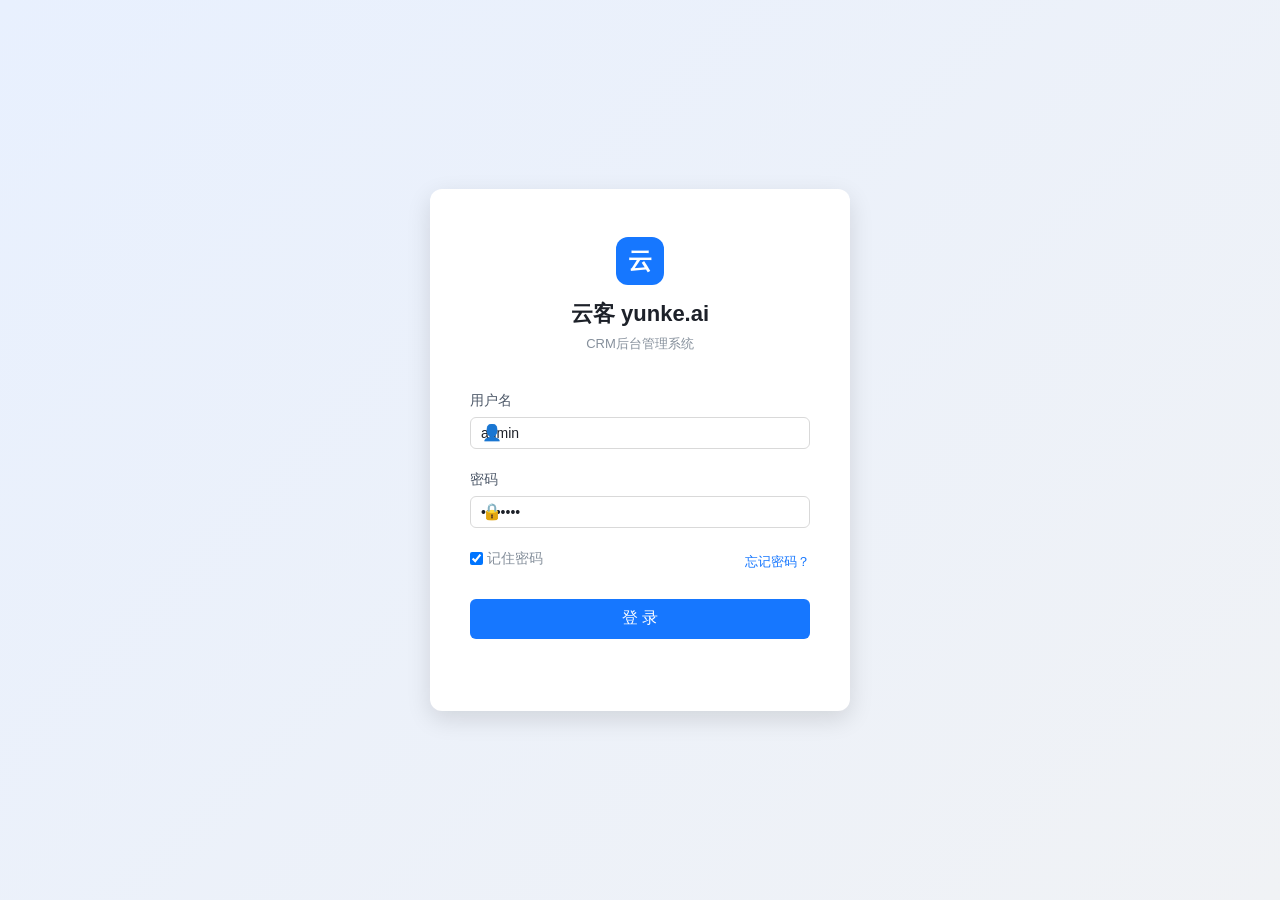
<file: index.html>
<!DOCTYPE html>
<html lang="zh-CN">
<head>
<meta charset="UTF-8">
<meta name="viewport" content="width=device-width, initial-scale=1.0">
<title>云客 yunke.ai - CRM后台管理系统</title>
<link rel="stylesheet" href="css/styles.css">
</head>
<body>
<div class="login-page">
  <div class="login-card">
    <div class="login-logo">
      <div class="logo-img">云</div>
      <h1>云客 yunke.ai</h1>
      <p>CRM后台管理系统</p>
    </div>
    <form class="login-form" onsubmit="handleLogin(event)">
      <div class="form-group">
        <label>用户名</label>
        <div class="input-wrap">
          <span class="prefix-icon">&#x1F464;</span>
          <input type="text" id="username" placeholder="请输入用户名" value="admin" autocomplete="off">
        </div>
      </div>
      <div class="form-group">
        <label>密码</label>
        <div class="input-wrap">
          <span class="prefix-icon">&#x1F512;</span>
          <input type="password" id="password" placeholder="请输入密码" value="admin123" autocomplete="off">
        </div>
      </div>
      <div class="form-extra">
        <label><input type="checkbox" checked> 记住密码</label>
        <a href="javascript:void(0)">忘记密码？</a>
      </div>
      <button type="submit" class="btn-login">登 录</button>
      <div class="login-error" id="loginError"></div>
    </form>
  </div>
</div>
<div id="toastContainer"></div>
<script src="js/common.js"></script>
</body>
</html>
</file>
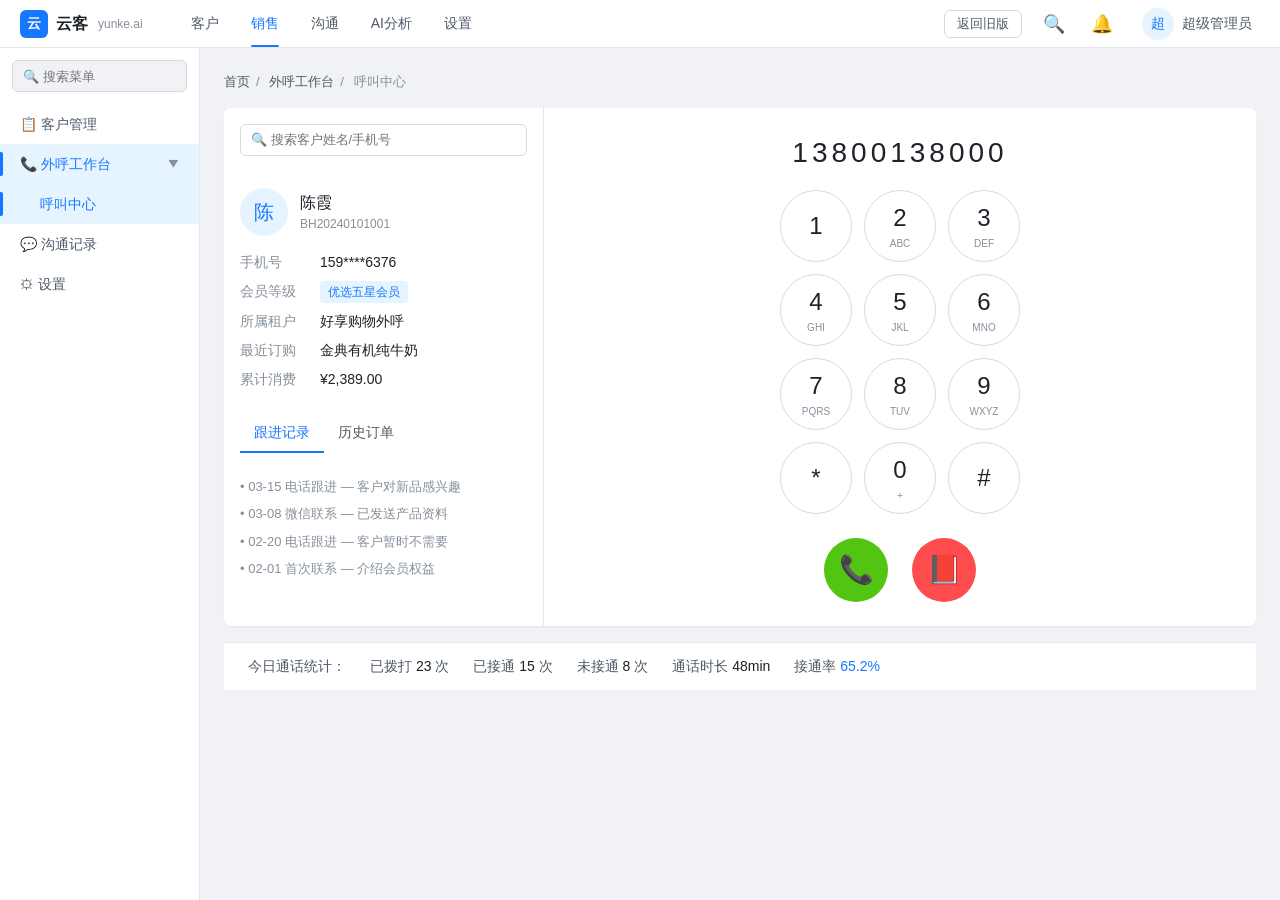
<file: pages/call-center.html>
<!DOCTYPE html>
<html lang="zh-CN">
<head>
<meta charset="UTF-8">
<meta name="viewport" content="width=device-width, initial-scale=1.0">
<title>呼叫中心 - 云客 yunke.ai</title>
<link rel="stylesheet" href="../css/styles.css">
</head>
<body>
<div class="app-layout">
  <nav class="top-nav">
    <div class="top-nav-left">
      <div class="logo-area">
        <div class="logo-sq">云</div>
        <span class="logo-name">云客</span>
        <span class="logo-domain">yunke.ai</span>
      </div>
      <div class="top-nav-menu">
        <div class="nav-item" onclick="location.href='sea-pool.html'">客户</div>
        <div class="nav-item active" onclick="location.href='call-center.html'">销售</div>
        <div class="nav-item">沟通</div>
        <div class="nav-item">AI分析</div>
        <div class="nav-item" onclick="location.href='settings.html'">设置</div>
      </div>
    </div>
    <div class="top-nav-right">
      <button class="btn-back">返回旧版</button>
      <button class="icon-btn">&#x1F50D;</button>
      <button class="icon-btn">&#x1F514;</button>
      <div class="user-area">
        <div class="user-avatar">超</div>
        <span class="user-name">超级管理员</span>
      </div>
    </div>
  </nav>

  <div class="main-body">
    <aside class="sidebar">
      <div class="sidebar-search">
        <input type="text" placeholder="&#x1F50D; 搜索菜单">
      </div>
      <div class="sidebar-menu">
        <div class="menu-item" onclick="location.href='sea-pool.html'">&#x1F4CB; 客户管理</div>
        <div class="menu-item active expanded">
          &#x1F4DE; 外呼工作台 <span class="menu-arrow">&#x25B6;</span>
        </div>
        <div class="sub-menu open" style="max-height:200px;">
          <div class="menu-item active" onclick="location.href='call-center.html'">呼叫中心</div>
        </div>
        <div class="menu-item">&#x1F4AC; 沟通记录</div>
        <div class="menu-item" onclick="location.href='settings.html'">&#x2699; 设置</div>
      </div>
    </aside>

    <main class="content-area">
      <div class="breadcrumb">
        <a>首页</a><span class="sep">/</span>
        <a>外呼工作台</a><span class="sep">/</span>
        <span>呼叫中心</span>
      </div>

      <div class="card" style="padding:0;overflow:hidden;">
        <div class="call-layout" style="height:auto;min-height:500px;">
          <div class="call-left">
            <div class="call-search">
              <input type="text" placeholder="🔍 搜索客户姓名/手机号">
            </div>
            <div class="call-cust-info">
              <div class="call-cust-header">
                <div class="call-cust-avatar">陈</div>
                <div>
                  <div class="call-cust-name">陈霞</div>
                  <div class="call-cust-code">BH20240101001</div>
                </div>
              </div>
              <div class="call-detail-row"><span class="call-detail-label">手机号</span><span class="call-detail-value">159****6376</span></div>
              <div class="call-detail-row"><span class="call-detail-label">会员等级</span><span class="call-detail-value"><span class="tag tag-blue">优选五星会员</span></span></div>
              <div class="call-detail-row"><span class="call-detail-label">所属租户</span><span class="call-detail-value">好享购物外呼</span></div>
              <div class="call-detail-row"><span class="call-detail-label">最近订购</span><span class="call-detail-value">金典有机纯牛奶</span></div>
              <div class="call-detail-row"><span class="call-detail-label">累计消费</span><span class="call-detail-value">¥2,389.00</span></div>
            </div>
            <div class="sub-tabs" style="padding:0 16px;">
              <div class="sub-tab active">跟进记录</div>
              <div class="sub-tab">历史订单</div>
            </div>
            <div style="padding:12px 16px;font-size:13px;color:#86909C;">
              <div style="margin-bottom:8px;">• 03-15 电话跟进 — 客户对新品感兴趣</div>
              <div style="margin-bottom:8px;">• 03-08 微信联系 — 已发送产品资料</div>
              <div style="margin-bottom:8px;">• 02-20 电话跟进 — 客户暂时不需要</div>
              <div style="margin-bottom:8px;">• 02-01 首次联系 — 介绍会员权益</div>
            </div>
          </div>

          <div class="call-right">
            <div class="dial-pad">
              <div class="dial-display" id="dialDisplay">13800138000</div>
              <div class="dial-grid">
                <div class="dial-key" onclick="dialNumber('1')">1</div>
                <div class="dial-key" onclick="dialNumber('2')">2<span style="font-size:10px;display:block;color:#86909C;">ABC</span></div>
                <div class="dial-key" onclick="dialNumber('3')">3<span style="font-size:10px;display:block;color:#86909C;">DEF</span></div>
                <div class="dial-key" onclick="dialNumber('4')">4<span style="font-size:10px;display:block;color:#86909C;">GHI</span></div>
                <div class="dial-key" onclick="dialNumber('5')">5<span style="font-size:10px;display:block;color:#86909C;">JKL</span></div>
                <div class="dial-key" onclick="dialNumber('6')">6<span style="font-size:10px;display:block;color:#86909C;">MNO</span></div>
                <div class="dial-key" onclick="dialNumber('7')">7<span style="font-size:10px;display:block;color:#86909C;">PQRS</span></div>
                <div class="dial-key" onclick="dialNumber('8')">8<span style="font-size:10px;display:block;color:#86909C;">TUV</span></div>
                <div class="dial-key" onclick="dialNumber('9')">9<span style="font-size:10px;display:block;color:#86909C;">WXYZ</span></div>
                <div class="dial-key" onclick="dialNumber('*')">*</div>
                <div class="dial-key" onclick="dialNumber('0')">0<span style="font-size:10px;display:block;color:#86909C;">+</span></div>
                <div class="dial-key" onclick="dialNumber('#')">#</div>
              </div>
              <div class="dial-actions">
                <button class="dial-call" onclick="showToast('正在拨号...','info')" title="拨号">📞</button>
                <button class="dial-hangup" title="挂断">📕</button>
              </div>
            </div>
          </div>
        </div>
      </div>

      <div class="call-stats-bar">
        <span>今日通话统计：</span>
        <span>已拨打 <span style="color:#1D2129;font-weight:500;">23</span> 次</span>
        <span>已接通 <span style="color:#1D2129;font-weight:500;">15</span> 次</span>
        <span>未接通 <span style="color:#1D2129;font-weight:500;">8</span> 次</span>
        <span>通话时长 <span style="color:#1D2129;font-weight:500;">48min</span></span>
        <span>接通率 <span style="color:#1677FF;font-weight:500;">65.2%</span></span>
      </div>
    </main>
  </div>
</div>

<div id="modalContainer"></div>
<div id="toastContainer"></div>
<script src="../js/common.js"></script>
</body>
</html>
</file>
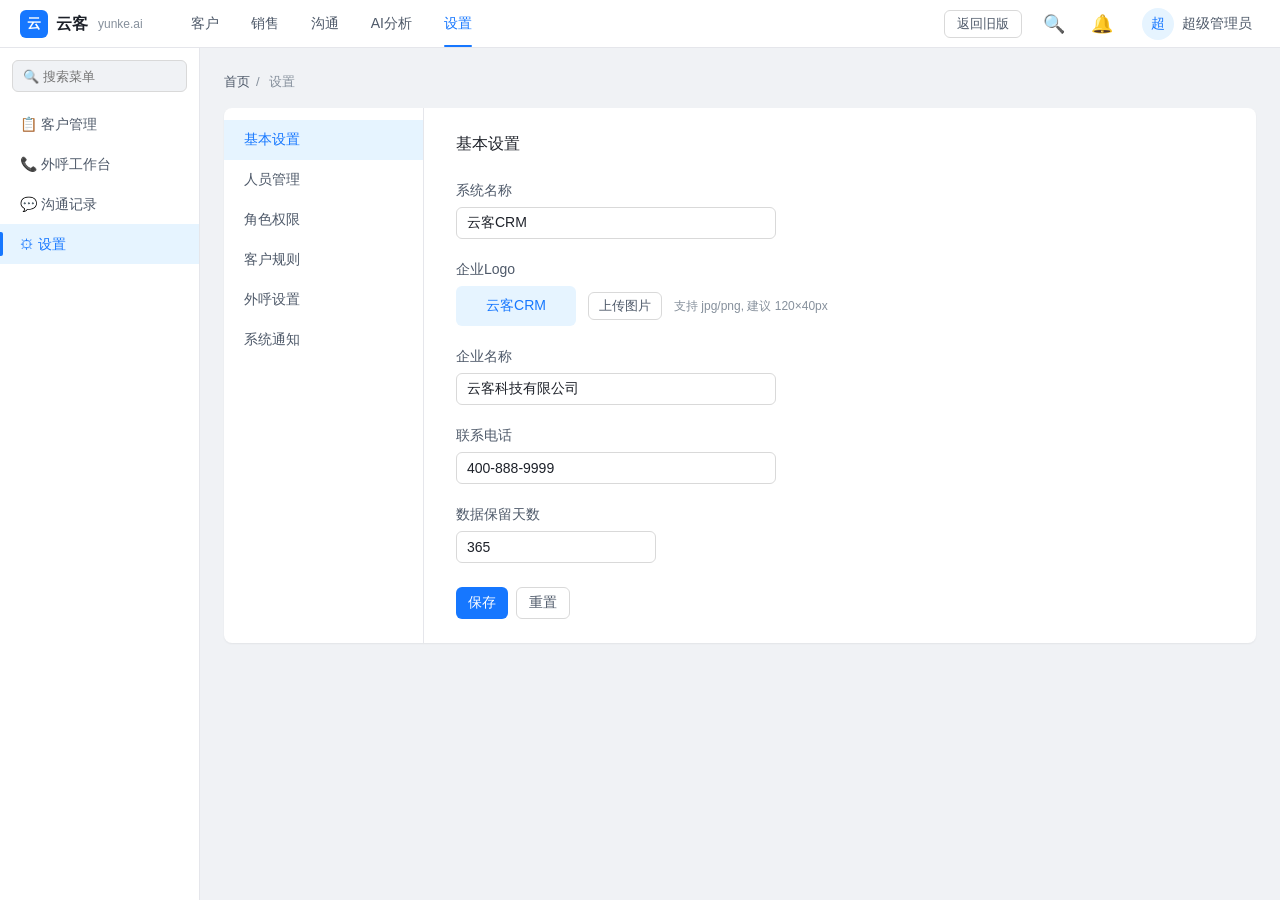
<file: pages/settings.html>
<!DOCTYPE html>
<html lang="zh-CN">
<head>
<meta charset="UTF-8">
<meta name="viewport" content="width=device-width, initial-scale=1.0">
<title>设置 - 云客 yunke.ai</title>
<link rel="stylesheet" href="../css/styles.css">
</head>
<body>
<div class="app-layout">
  <nav class="top-nav">
    <div class="top-nav-left">
      <div class="logo-area">
        <div class="logo-sq">云</div>
        <span class="logo-name">云客</span>
        <span class="logo-domain">yunke.ai</span>
      </div>
      <div class="top-nav-menu">
        <div class="nav-item" onclick="location.href='sea-pool.html'">客户</div>
        <div class="nav-item" onclick="location.href='call-center.html'">销售</div>
        <div class="nav-item">沟通</div>
        <div class="nav-item">AI分析</div>
        <div class="nav-item active" onclick="location.href='settings.html'">设置</div>
      </div>
    </div>
    <div class="top-nav-right">
      <button class="btn-back">返回旧版</button>
      <button class="icon-btn">&#x1F50D;</button>
      <button class="icon-btn">&#x1F514;</button>
      <div class="user-area">
        <div class="user-avatar">超</div>
        <span class="user-name">超级管理员</span>
      </div>
    </div>
  </nav>

  <div class="main-body">
    <aside class="sidebar">
      <div class="sidebar-search">
        <input type="text" placeholder="&#x1F50D; 搜索菜单">
      </div>
      <div class="sidebar-menu">
        <div class="menu-item" onclick="location.href='sea-pool.html'">&#x1F4CB; 客户管理</div>
        <div class="menu-item" onclick="location.href='call-center.html'">&#x1F4DE; 外呼工作台</div>
        <div class="menu-item">&#x1F4AC; 沟通记录</div>
        <div class="menu-item active">&#x2699; 设置</div>
      </div>
    </aside>

    <main class="content-area">
      <div class="breadcrumb">
        <a>首页</a><span class="sep">/</span>
        <span>设置</span>
      </div>

      <div class="settings-layout">
        <div class="settings-menu">
          <div class="settings-menu-item active" onclick="switchSettingsTab('basic', this)">基本设置</div>
          <div class="settings-menu-item" onclick="switchSettingsTab('staff', this)">人员管理</div>
          <div class="settings-menu-item" onclick="switchSettingsTab('role', this)">角色权限</div>
          <div class="settings-menu-item" onclick="switchSettingsTab('rule', this)">客户规则</div>
          <div class="settings-menu-item" onclick="switchSettingsTab('call', this)">外呼设置</div>
          <div class="settings-menu-item" onclick="switchSettingsTab('notify', this)">系统通知</div>
        </div>

        <div class="settings-content" id="settingsContent">
          <h3>基本设置</h3>
          <div class="form-group">
            <label>系统名称</label>
            <input type="text" value="云客CRM" style="width:320px;">
          </div>
          <div class="form-group">
            <label>企业Logo</label>
            <div style="display:flex;align-items:center;gap:12px;">
              <div style="width:120px;height:40px;background:#E6F4FF;border-radius:6px;display:flex;align-items:center;justify-content:center;color:#1677FF;font-size:14px;font-weight:500;">云客CRM</div>
              <button class="btn btn-secondary btn-sm">上传图片</button>
              <span style="font-size:12px;color:#86909C;">支持 jpg/png, 建议 120×40px</span>
            </div>
          </div>
          <div class="form-group">
            <label>企业名称</label>
            <input type="text" value="云客科技有限公司" style="width:320px;">
          </div>
          <div class="form-group">
            <label>联系电话</label>
            <input type="text" value="400-888-9999" style="width:320px;">
          </div>
          <div class="form-group">
            <label>数据保留天数</label>
            <input type="number" value="365" style="width:200px;">
          </div>
          <div style="margin-top:24px;display:flex;gap:8px;">
            <button class="btn btn-primary" onclick="showToast('保存成功','success')">保存</button>
            <button class="btn btn-secondary">重置</button>
          </div>
        </div>
      </div>
    </main>
  </div>
</div>

<div id="modalContainer"></div>
<div id="toastContainer"></div>
<script src="../js/common.js"></script>
<script>
  function switchSettingsTab(tab, el) {
    document.querySelectorAll('.settings-menu-item').forEach(i => i.classList.remove('active'));
    el.classList.add('active');

    const content = document.getElementById('settingsContent');
    const titles = {
      basic: '基本设置',
      staff: '人员管理',
      role: '角色权限',
      rule: '客户规则',
      call: '外呼设置',
      notify: '系统通知'
    };
    content.innerHTML = `<h3>${titles[tab]}</h3>
      <div class="empty-state">
        <div class="empty-icon">⚙️</div>
        <div class="empty-text">${titles[tab]}页面内容</div>
        <button class="btn btn-primary" onclick="showToast('功能开发中','info')">查看示例</button>
      </div>`;
  }
</script>
</body>
</html>
</file>
<file: css/styles.css>
/* ============ CSS Reset & Variables ============ */
*, *::before, *::after { box-sizing: border-box; margin: 0; padding: 0; }

:root {
  --brand: #1677FF;
  --brand-hover: #4096FF;
  --brand-light: #E6F4FF;
  --success: #52C412;
  --warning: #FAAD14;
  --error: #FF4D4F;
  --bg-page: #F0F2F5;
  --bg-card: #FFFFFF;
  --text-1: #1D2129;
  --text-2: #4E5969;
  --text-3: #86909C;
  --border: #E5E6EB;
  --border-input: #D9D9D9;
  --bg-row-hover: #FAFBFC;
  --bg-row-select: #E6F4FF;
  --font: "PingFang SC", "Microsoft YaHei", -apple-system, "Helvetica Neue", sans-serif;
  --shadow-e1: 0 1px 2px rgba(0,0,0,0.06);
  --shadow-e2: 0 4px 12px rgba(0,0,0,0.08);
  --shadow-e3: 0 8px 24px rgba(0,0,0,0.12);
  --radius-btn: 6px;
  --radius-card: 8px;
  --radius-modal: 12px;
  --radius-tag: 4px;
  --sidebar-w: 200px;
  --topbar-h: 48px;
}

body {
  font-family: var(--font);
  font-size: 14px;
  color: var(--text-2);
  background: var(--bg-page);
  line-height: 1.5;
  min-width: 1280px;
  overflow: hidden;
}

a { color: var(--brand); text-decoration: none; }
input, select, textarea, button { font-family: inherit; font-size: inherit; }
table { border-collapse: collapse; width: 100%; }

/* ============ LOGIN PAGE ============ */
.login-page {
  display: flex;
  align-items: center;
  justify-content: center;
  min-height: 100vh;
  background: linear-gradient(135deg, #e8f0fe 0%, #f0f2f5 100%);
}
.login-card {
  width: 420px;
  background: var(--bg-card);
  border-radius: var(--radius-modal);
  box-shadow: var(--shadow-e3);
  padding: 48px 40px 40px;
}
.login-logo {
  text-align: center;
  margin-bottom: 36px;
}
.login-logo .logo-img {
  width: 48px; height: 48px;
  background: var(--brand);
  border-radius: 12px;
  display: inline-flex;
  align-items: center;
  justify-content: center;
  color: #fff;
  font-size: 24px;
  font-weight: 700;
  margin-bottom: 12px;
}
.login-logo h1 {
  font-size: 22px;
  font-weight: 600;
  color: var(--text-1);
  margin-bottom: 4px;
}
.login-logo p {
  font-size: 13px;
  color: var(--text-3);
}
.login-form .form-group {
  margin-bottom: 20px;
}
.login-form label {
  display: block;
  font-size: 14px;
  font-weight: 500;
  color: var(--text-2);
  margin-bottom: 6px;
}
.login-form .input-wrap {
  position: relative;
}
.login-form .input-wrap .prefix-icon {
  position: absolute;
  left: 12px;
  top: 50%;
  transform: translateY(-50%);
  font-size: 16px;
  color: var(--text-3);
  pointer-events: none;
}
.login-form input[type="text"],
.login-form input[type="password"] {
  width: 100%;
  height: 40px;
  border: 1px solid var(--border-input);
  border-radius: var(--radius-btn);
  padding: 0 12px 0 38px;
  font-size: 14px;
  color: var(--text-1);
  outline: none;
  transition: border-color 0.2s, box-shadow 0.2s;
}
.login-form input:focus {
  border-color: var(--brand);
  box-shadow: 0 0 0 2px rgba(22,119,255,0.1);
}
.login-form .form-extra {
  display: flex;
  justify-content: space-between;
  align-items: center;
  margin-bottom: 24px;
  font-size: 13px;
}
.login-form .form-extra label {
  display: inline-flex;
  align-items: center;
  gap: 4px;
  color: var(--text-3);
  cursor: pointer;
  font-weight: 400;
}
.login-form .btn-login {
  width: 100%;
  height: 40px;
  background: var(--brand);
  color: #fff;
  border: none;
  border-radius: var(--radius-btn);
  font-size: 16px;
  font-weight: 500;
  cursor: pointer;
  transition: background 0.2s;
}
.login-form .btn-login:hover { background: var(--brand-hover); }
.login-error {
  color: var(--error);
  font-size: 13px;
  text-align: center;
  margin-top: 12px;
  min-height: 20px;
}

/* ============ MAIN LAYOUT ============ */
.app-layout {
  display: flex;
  flex-direction: column;
  height: 100vh;
  overflow: hidden;
}

/* Top Navbar */
.top-nav {
  height: var(--topbar-h);
  background: var(--bg-card);
  border-bottom: 1px solid var(--border);
  display: flex;
  align-items: center;
  padding: 0 20px;
  z-index: 100;
  flex-shrink: 0;
}
.top-nav-left {
  display: flex;
  align-items: center;
  gap: 32px;
  flex-shrink: 0;
}
.top-nav-left .logo-area {
  display: flex;
  align-items: center;
  gap: 8px;
  cursor: pointer;
}
.top-nav-left .logo-area .logo-sq {
  width: 28px; height: 28px;
  background: var(--brand);
  border-radius: 6px;
  display: flex;
  align-items: center;
  justify-content: center;
  color: #fff;
  font-size: 14px;
  font-weight: 700;
}
.top-nav-left .logo-area .logo-name {
  font-size: 16px;
  font-weight: 600;
  color: var(--text-1);
}
.top-nav-left .logo-area .logo-domain {
  font-size: 12px;
  color: var(--text-3);
  margin-left: 2px;
}
.top-nav-menu {
  display: flex;
  gap: 0;
}
.top-nav-menu .nav-item {
  padding: 13px 16px;
  font-size: 14px;
  color: var(--text-2);
  cursor: pointer;
  position: relative;
  white-space: nowrap;
  transition: color 0.2s;
}
.top-nav-menu .nav-item:hover { color: var(--brand); }
.top-nav-menu .nav-item.active {
  color: var(--brand);
  font-weight: 500;
}
.top-nav-menu .nav-item.active::after {
  content: '';
  position: absolute;
  bottom: 0;
  left: 16px;
  right: 16px;
  height: 2px;
  background: var(--brand);
  border-radius: 1px;
}
.top-nav-right {
  margin-left: auto;
  display: flex;
  align-items: center;
  gap: 16px;
}
.top-nav-right .btn-back {
  padding: 4px 12px;
  border: 1px solid var(--border-input);
  border-radius: var(--radius-btn);
  background: #fff;
  color: var(--text-2);
  font-size: 13px;
  cursor: pointer;
  transition: border-color 0.2s;
}
.top-nav-right .btn-back:hover { border-color: var(--brand); color: var(--brand); }
.top-nav-right .icon-btn {
  width: 32px; height: 32px;
  display: flex;
  align-items: center;
  justify-content: center;
  border: none;
  background: none;
  font-size: 18px;
  color: var(--text-2);
  cursor: pointer;
  border-radius: var(--radius-btn);
  position: relative;
}
.top-nav-right .icon-btn:hover { background: var(--bg-row-hover); }
.top-nav-right .icon-btn .badge {
  position: absolute;
  top: 4px; right: 4px;
  width: 8px; height: 8px;
  background: var(--error);
  border-radius: 50%;
  border: 1px solid #fff;
}
.top-nav-right .user-area {
  display: flex;
  align-items: center;
  gap: 8px;
  cursor: pointer;
  padding: 4px 8px;
  border-radius: var(--radius-btn);
}
.top-nav-right .user-area:hover { background: var(--bg-row-hover); }
.top-nav-right .user-avatar {
  width: 32px; height: 32px;
  border-radius: 50%;
  background: var(--brand-light);
  color: var(--brand);
  display: flex;
  align-items: center;
  justify-content: center;
  font-size: 14px;
  font-weight: 500;
}
.top-nav-right .user-name { font-size: 14px; color: var(--text-2); }

/* Main body */
.main-body {
  display: flex;
  flex: 1;
  overflow: hidden;
}

/* Sidebar */
.sidebar {
  width: var(--sidebar-w);
  background: var(--bg-card);
  border-right: 1px solid var(--border);
  display: flex;
  flex-direction: column;
  flex-shrink: 0;
  overflow-y: auto;
}
.sidebar-search {
  padding: 12px 12px 8px;
}
.sidebar-search input {
  width: 100%;
  height: 32px;
  border: 1px solid var(--border-input);
  border-radius: var(--radius-btn);
  padding: 0 10px;
  font-size: 13px;
  color: var(--text-1);
  outline: none;
  background: var(--bg-page);
}
.sidebar-search input:focus {
  border-color: var(--brand);
  box-shadow: 0 0 0 2px rgba(22,119,255,0.1);
}
.sidebar-menu { flex: 1; padding: 4px 0; }
.sidebar-menu .menu-group { margin-bottom: 2px; }
.sidebar-menu .menu-item {
  display: flex;
  align-items: center;
  height: 40px;
  padding: 0 20px;
  font-size: 14px;
  color: var(--text-2);
  cursor: pointer;
  position: relative;
  transition: background 0.15s, color 0.15s;
  user-select: none;
}
.sidebar-menu .menu-item:hover { background: var(--bg-row-hover); }
.sidebar-menu .menu-item.active {
  background: var(--brand-light);
  color: var(--brand);
  font-weight: 500;
}
.sidebar-menu .menu-item.active::before {
  content: '';
  position: absolute;
  left: 0;
  top: 8px;
  bottom: 8px;
  width: 3px;
  background: var(--brand);
  border-radius: 0 2px 2px 0;
}
.sidebar-menu .menu-item .menu-arrow {
  margin-left: auto;
  font-size: 12px;
  color: var(--text-3);
  transition: transform 0.2s;
}
.sidebar-menu .menu-item.expanded .menu-arrow { transform: rotate(90deg); }
.sidebar-menu .sub-menu { overflow: hidden; max-height: 0; transition: max-height 0.3s; }
.sidebar-menu .sub-menu.open { max-height: 300px; }
.sidebar-menu .sub-menu .menu-item {
  padding-left: 40px;
  font-size: 14px;
}
.sidebar-bottom {
  padding: 12px;
  border-top: 1px solid var(--border);
  display: flex;
  gap: 4px;
}
.sidebar-bottom .view-btn {
  flex: 1;
  height: 28px;
  border: 1px solid var(--border-input);
  background: #fff;
  border-radius: 4px;
  font-size: 12px;
  color: var(--text-3);
  cursor: pointer;
  display: flex;
  align-items: center;
  justify-content: center;
  gap: 4px;
}
.sidebar-bottom .view-btn.active {
  background: var(--brand-light);
  color: var(--brand);
  border-color: var(--brand);
}

/* Content */
.content-area {
  flex: 1;
  overflow-y: auto;
  padding: 24px;
  background: var(--bg-page);
}

/* Breadcrumb */
.breadcrumb {
  font-size: 13px;
  color: var(--text-3);
  margin-bottom: 16px;
}
.breadcrumb span { color: var(--text-3); }
.breadcrumb a { color: var(--text-2); cursor: pointer; }
.breadcrumb a:hover { color: var(--brand); }
.breadcrumb .sep { margin: 0 6px; }

.page-title {
  font-size: 20px;
  font-weight: 500;
  color: var(--text-1);
  margin-bottom: 16px;
}

/* Cards */
.card {
  background: var(--bg-card);
  border-radius: var(--radius-card);
  box-shadow: var(--shadow-e1);
  padding: 24px;
  margin-bottom: 16px;
}
.card-title {
  font-size: 16px;
  font-weight: 500;
  color: var(--text-1);
  margin-bottom: 16px;
  display: flex;
  align-items: center;
  justify-content: space-between;
}

/* Stat cards row */
.stat-cards {
  display: grid;
  grid-template-columns: repeat(5, 1fr);
  gap: 16px;
  margin-bottom: 16px;
}
.stat-card {
  background: var(--bg-card);
  border-radius: var(--radius-card);
  box-shadow: var(--shadow-e1);
  padding: 20px 24px;
  cursor: pointer;
  transition: box-shadow 0.2s;
}
.stat-card:hover { box-shadow: var(--shadow-e2); }
.stat-card .stat-icon {
  width: 40px; height: 40px;
  border-radius: 10px;
  display: flex;
  align-items: center;
  justify-content: center;
  font-size: 20px;
  margin-bottom: 12px;
}
.stat-card .stat-label {
  font-size: 12px;
  color: var(--text-3);
  margin-bottom: 4px;
}
.stat-card .stat-value {
  font-size: 24px;
  font-weight: 500;
  color: var(--text-1);
  line-height: 1.2;
}
.stat-card .stat-value .unit {
  font-size: 12px;
  color: var(--text-3);
  font-weight: 400;
  margin-left: 4px;
}
.stat-card .stat-trend {
  font-size: 12px;
  margin-top: 4px;
}
.stat-card .stat-trend.up { color: var(--success); }
.stat-card .stat-trend.down { color: var(--error); }

/* Tabs */
.tabs {
  display: flex;
  gap: 0;
  border-bottom: 1px solid var(--border);
  margin-bottom: 16px;
}
.tabs .tab-item {
  padding: 10px 16px;
  font-size: 14px;
  color: var(--text-2);
  cursor: pointer;
  position: relative;
  transition: color 0.2s;
}
.tabs .tab-item:hover { color: var(--brand); }
.tabs .tab-item.active {
  color: var(--brand);
  font-weight: 500;
}
.tabs .tab-item.active::after {
  content: '';
  position: absolute;
  bottom: -1px;
  left: 16px;
  right: 16px;
  height: 2px;
  background: var(--brand);
}

/* Sub tabs */
.sub-tabs {
  display: flex;
  gap: 0;
  margin-bottom: 12px;
  align-items: center;
}
.sub-tabs .sub-tab {
  padding: 8px 14px;
  font-size: 14px;
  color: var(--text-2);
  cursor: pointer;
  border-bottom: 2px solid transparent;
  transition: color 0.2s;
}
.sub-tabs .sub-tab:hover { color: var(--brand); }
.sub-tabs .sub-tab.active {
  color: var(--brand);
  font-weight: 500;
  border-bottom-color: var(--brand);
}
.sub-tabs .sub-tab .count {
  margin-left: 4px;
  font-size: 12px;
  color: var(--text-3);
}

/* Action bar */
.action-bar {
  display: flex;
  align-items: center;
  gap: 8px;
  margin-bottom: 12px;
  flex-wrap: wrap;
}
.action-bar .page-title-inline {
  font-size: 20px;
  font-weight: 500;
  color: var(--text-1);
  margin-right: auto;
}
.action-bar .search-type {
  height: 32px;
  border: 1px solid var(--border-input);
  border-radius: var(--radius-btn) 0 0 var(--radius-btn);
  padding: 0 8px;
  font-size: 13px;
  color: var(--text-2);
  background: #fff;
  outline: none;
  cursor: pointer;
}
.action-bar .search-input {
  height: 32px;
  border: 1px solid var(--border-input);
  border-left: none;
  padding: 0 10px;
  font-size: 13px;
  color: var(--text-1);
  outline: none;
  width: 200px;
}
.action-bar .search-input:focus { border-color: var(--brand); }

/* Buttons */
.btn {
  display: inline-flex;
  align-items: center;
  justify-content: center;
  gap: 4px;
  height: 32px;
  padding: 0 12px;
  font-size: 14px;
  font-weight: 500;
  border-radius: var(--radius-btn);
  border: none;
  cursor: pointer;
  transition: all 0.2s;
  white-space: nowrap;
}
.btn-primary {
  background: var(--brand);
  color: #fff;
}
.btn-primary:hover { background: var(--brand-hover); }
.btn-secondary {
  background: #fff;
  color: var(--text-2);
  border: 1px solid var(--border-input);
}
.btn-secondary:hover { border-color: var(--brand); color: var(--brand); }
.btn-text {
  background: none;
  color: var(--brand);
  padding: 0 4px;
  height: auto;
}
.btn-text:hover { color: var(--brand-hover); }
.btn-danger {
  background: var(--error);
  color: #fff;
}
.btn-danger:hover { opacity: 0.85; }
.btn-icon-only {
  width: 32px;
  padding: 0;
  border: none;
  background: #fff;
  border: 1px solid var(--border-input);
  border-radius: var(--radius-btn);
  font-size: 16px;
  color: var(--text-2);
  cursor: pointer;
}
.btn-icon-only:hover { border-color: var(--brand); color: var(--brand); }
.btn-sm { height: 28px; font-size: 13px; padding: 0 10px; }

/* Filter area */
.filter-area {
  background: var(--bg-card);
  border-radius: var(--radius-card);
  padding: 16px;
  margin-bottom: 12px;
}
.filter-area .filter-row {
  display: flex;
  gap: 24px;
  flex-wrap: wrap;
  align-items: center;
}
.filter-area .filter-item {
  display: flex;
  align-items: center;
  gap: 8px;
}
.filter-area .filter-label {
  font-size: 13px;
  color: var(--text-3);
  font-weight: 500;
  white-space: nowrap;
}
.filter-area select {
  height: 32px;
  border: 1px solid var(--border-input);
  border-radius: var(--radius-btn);
  padding: 0 8px;
  font-size: 13px;
  color: var(--text-2);
  background: #fff;
  cursor: pointer;
  outline: none;
}
.filter-area select:focus { border-color: var(--brand); }
.filter-area .filter-tags {
  display: flex;
  gap: 8px;
  flex-wrap: wrap;
  margin-top: 12px;
}
.filter-area .btn-reset {
  margin-left: auto;
  font-size: 13px;
  color: var(--brand);
  background: none;
  border: none;
  cursor: pointer;
}

/* Tags */
.tag {
  display: inline-flex;
  align-items: center;
  padding: 2px 8px;
  font-size: 12px;
  border-radius: var(--radius-tag);
  height: 22px;
  white-space: nowrap;
}
.tag-default { background: #F2F3F5; color: var(--text-2); }
.tag-blue { background: var(--brand-light); color: var(--brand); }
.tag-green { background: #F6FFED; color: var(--success); }
.tag-yellow { background: #FFFBE6; color: var(--warning); }
.tag-red { background: #FFF1F0; color: #F5222D; }
.tag-purple { background: #F9F0FF; color: #722ED1; }
.tag-gold { background: #FFF7E6; color: #FA8C16; }
.tag-gray { background: #F7F8FA; color: var(--text-3); }

/* Table */
.table-wrap {
  background: var(--bg-card);
  border-radius: var(--radius-card);
  box-shadow: var(--shadow-e1);
  overflow: hidden;
}
.table-wrap table {
  width: 100%;
}
.table-wrap thead th {
  height: 48px;
  background: var(--bg-row-hover);
  font-size: 14px;
  font-weight: 500;
  color: var(--text-2);
  text-align: left;
  padding: 0 12px;
  border-bottom: 1px solid var(--border);
  white-space: nowrap;
}
.table-wrap thead th.sortable {
  cursor: pointer;
}
.table-wrap thead th.sortable:hover { color: var(--brand); }
.table-wrap thead th.center, .table-wrap tbody td.center { text-align: center; }
.table-wrap thead th.right, .table-wrap tbody td.right { text-align: right; }
.table-wrap tbody td {
  height: 48px;
  padding: 0 12px;
  font-size: 14px;
  color: var(--text-1);
  border-bottom: 1px solid var(--border);
}
.table-wrap tbody tr:hover td { background: var(--bg-row-hover); }
.table-wrap tbody tr.selected td { background: var(--bg-row-select); }
.table-wrap .customer-cell {
  display: flex;
  align-items: center;
  gap: 8px;
  padding: 6px 0;
}
.table-wrap .customer-avatar {
  width: 32px; height: 32px;
  border-radius: 50%;
  background: var(--brand-light);
  color: var(--brand);
  display: flex;
  align-items: center;
  justify-content: center;
  font-size: 14px;
  font-weight: 500;
  flex-shrink: 0;
}
.table-wrap .customer-info .cust-name {
  font-size: 14px;
  font-weight: 500;
  color: var(--text-1);
}
.table-wrap .customer-info .cust-id {
  font-size: 12px;
  color: var(--text-3);
  display: flex;
  align-items: center;
  gap: 4px;
}
.table-wrap .copy-icon {
  cursor: pointer;
  font-size: 14px;
  opacity: 0.5;
}
.table-wrap .copy-icon:hover { opacity: 1; }
.table-wrap .action-links {
  display: flex;
  align-items: center;
  justify-content: center;
  gap: 0;
}
.table-wrap .action-links a {
  color: var(--brand);
  cursor: pointer;
}
.table-wrap .action-links a:hover {
  color: var(--brand-hover);
}
.table-wrap .action-links .sep {
  color: var(--border);
  margin: 0 6px;
}

/* Table stats bar */
.table-stats {
  display: flex;
  align-items: center;
  justify-content: space-between;
  padding: 10px 16px;
  font-size: 14px;
  color: var(--text-3);
}
.table-stats .link { color: var(--brand); cursor: pointer; font-size: 14px; }
.table-stats .link:hover { color: var(--brand-hover); }
.table-stats .view-toggle {
  display: flex;
  gap: 4px;
}
.table-stats .view-toggle button {
  width: 28px; height: 28px;
  border: 1px solid var(--border-input);
  background: #fff;
  border-radius: 4px;
  cursor: pointer;
  font-size: 14px;
  display: flex;
  align-items: center;
  justify-content: center;
  color: var(--text-3);
}
.table-stats .view-toggle button.active {
  background: var(--brand-light);
  color: var(--brand);
  border-color: var(--brand);
}

/* Pagination */
.pagination {
  display: flex;
  align-items: center;
  justify-content: flex-end;
  gap: 4px;
  padding: 12px 16px;
  font-size: 13px;
  color: var(--text-3);
}
.pagination .page-btn {
  min-width: 32px; height: 32px;
  border: 1px solid var(--border-input);
  background: #fff;
  border-radius: var(--radius-btn);
  cursor: pointer;
  font-size: 13px;
  color: var(--text-2);
  display: flex;
  align-items: center;
  justify-content: center;
}
.pagination .page-btn:hover { border-color: var(--brand); color: var(--brand); }
.pagination .page-btn.active {
  background: var(--brand);
  color: #fff;
  border-color: var(--brand);
}
.pagination .page-btn.disabled {
  opacity: 0.4;
  pointer-events: none;
}
.pagination select {
  height: 32px;
  border: 1px solid var(--border-input);
  border-radius: var(--radius-btn);
  padding: 0 4px;
  font-size: 13px;
  margin: 0 4px;
  cursor: pointer;
}

/* Modal */
.modal-overlay {
  position: fixed;
  inset: 0;
  background: rgba(0,0,0,0.45);
  display: flex;
  align-items: center;
  justify-content: center;
  z-index: 1000;
}
.modal {
  background: var(--bg-card);
  border-radius: var(--radius-modal);
  box-shadow: var(--shadow-e3);
  width: 640px;
  max-height: 85vh;
  display: flex;
  flex-direction: column;
}
.modal-sm { width: 480px; }
.modal-md { width: 560px; }
.modal-lg { width: 640px; }
.modal-xs { width: 400px; }
.modal-header {
  display: flex;
  align-items: center;
  justify-content: space-between;
  padding: 20px 24px 16px;
  border-bottom: 1px solid var(--border);
}
.modal-header h3 {
  font-size: 16px;
  font-weight: 500;
  color: var(--text-1);
}
.modal-close {
  width: 24px; height: 24px;
  border: none;
  background: none;
  cursor: pointer;
  font-size: 18px;
  color: var(--text-3);
  display: flex;
  align-items: center;
  justify-content: center;
  border-radius: 4px;
}
.modal-close:hover { background: var(--bg-row-hover); color: var(--text-1); }
.modal-body {
  padding: 24px;
  overflow-y: auto;
  flex: 1;
}
.modal-footer {
  display: flex;
  align-items: center;
  justify-content: flex-end;
  gap: 8px;
  padding: 16px 24px;
  border-top: 1px solid var(--border);
}
.modal-footer-left { margin-right: auto; }

/* Form */
.form-group {
  margin-bottom: 20px;
}
.form-group label {
  display: block;
  font-size: 14px;
  font-weight: 500;
  color: var(--text-2);
  margin-bottom: 6px;
}
.form-group label .required {
  color: var(--error);
  margin-right: 2px;
}
.form-group input[type="text"],
.form-group input[type="email"],
.form-group input[type="number"],
.form-group input[type="password"],
.form-group select,
.form-group textarea {
  width: 100%;
  height: 32px;
  border: 1px solid var(--border-input);
  border-radius: var(--radius-btn);
  padding: 0 10px;
  font-size: 14px;
  color: var(--text-1);
  outline: none;
  transition: border-color 0.2s, box-shadow 0.2s;
}
.form-group textarea {
  height: 80px;
  padding: 8px 10px;
  resize: vertical;
}
.form-group input:focus,
.form-group select:focus,
.form-group textarea:focus {
  border-color: var(--brand);
  box-shadow: 0 0 0 2px rgba(22,119,255,0.1);
}
.form-row {
  display: grid;
  grid-template-columns: 1fr 1fr;
  gap: 16px;
}
.form-section-title {
  font-size: 14px;
  font-weight: 500;
  color: var(--text-1);
  margin: 24px 0 16px;
  padding-bottom: 8px;
  border-bottom: 1px solid var(--border);
}
.form-section-title:first-child { margin-top: 0; }
.radio-group {
  display: flex;
  gap: 16px;
  align-items: center;
  height: 32px;
}
.radio-group label {
  display: inline-flex;
  align-items: center;
  gap: 4px;
  cursor: pointer;
  font-weight: 400;
  color: var(--text-1);
}

/* Drawer */
.drawer-overlay {
  position: fixed;
  inset: 0;
  background: rgba(0,0,0,0.45);
  z-index: 999;
}
.drawer {
  position: fixed;
  top: 0; right: 0;
  width: 400px;
  height: 100vh;
  background: var(--bg-card);
  box-shadow: var(--shadow-e3);
  z-index: 1000;
  display: flex;
  flex-direction: column;
  transform: translateX(0);
  overflow-y: auto;
}
.drawer-header {
  padding: 20px 24px 16px;
  border-bottom: 1px solid var(--border);
  display: flex;
  align-items: center;
  gap: 16px;
}
.drawer-header .drawer-avatar {
  width: 64px; height: 64px;
  border-radius: 50%;
  background: var(--brand-light);
  color: var(--brand);
  display: flex;
  align-items: center;
  justify-content: center;
  font-size: 24px;
  font-weight: 500;
  flex-shrink: 0;
}
.drawer-header .drawer-info h3 {
  font-size: 20px;
  font-weight: 500;
  color: var(--text-1);
}
.drawer-header .drawer-info .drawer-id {
  font-size: 12px;
  color: var(--text-3);
}
.drawer-body {
  flex: 1;
  overflow-y: auto;
  padding: 16px 24px;
}
.drawer-body .info-section {
  margin-bottom: 20px;
}
.drawer-body .info-section h4 {
  font-size: 14px;
  font-weight: 500;
  color: var(--text-1);
  margin-bottom: 12px;
  padding-bottom: 8px;
  border-bottom: 1px solid var(--border);
}
.drawer-body .info-row {
  display: flex;
  margin-bottom: 8px;
  font-size: 14px;
}
.drawer-body .info-row .info-label {
  width: 90px;
  color: var(--text-3);
  flex-shrink: 0;
}
.drawer-body .info-row .info-value {
  color: var(--text-1);
}

/* Toast */
.toast {
  position: fixed;
  top: 60px;
  left: 50%;
  transform: translateX(-50%);
  padding: 10px 24px;
  border-radius: var(--radius-btn);
  font-size: 14px;
  z-index: 2000;
  opacity: 0;
  transition: opacity 0.3s;
  pointer-events: none;
  box-shadow: var(--shadow-e2);
}
.toast.show { opacity: 1; }
.toast-success { background: #F6FFED; color: var(--text-1); border: 1px solid #B7EB8F; }
.toast-error { background: #FFF2F0; color: var(--text-1); border: 1px solid #FFCCC7; }
.toast-warning { background: #FFFBE6; color: var(--text-1); border: 1px solid #FFE58F; }
.toast-info { background: var(--brand-light); color: var(--text-1); border: 1px solid #91CAFF; }

/* Chart placeholder */
.chart-placeholder {
  height: 240px;
  background: var(--bg-page);
  border-radius: var(--radius-card);
  display: flex;
  align-items: center;
  justify-content: center;
  color: var(--text-3);
  font-size: 14px;
  margin-top: 12px;
}
.chart-small {
  height: 180px;
}

/* Call center layout */
.call-layout {
  display: flex;
  gap: 0;
  min-height: 480px;
}
.call-left {
  width: 320px;
  background: var(--bg-card);
  border-right: 1px solid var(--border);
  display: flex;
  flex-direction: column;
  overflow-y: auto;
}
.call-right {
  flex: 1;
  display: flex;
  flex-direction: column;
  align-items: center;
  justify-content: center;
  padding: 24px;
  background: var(--bg-card);
}
.call-search {
  padding: 16px;
}
.call-search input {
  width: 100%;
  height: 32px;
  border: 1px solid var(--border-input);
  border-radius: var(--radius-btn);
  padding: 0 10px;
  font-size: 13px;
  outline: none;
}
.call-search input:focus { border-color: var(--brand); }
.call-cust-info {
  padding: 16px;
}
.call-cust-info .call-cust-header {
  display: flex;
  align-items: center;
  gap: 12px;
  margin-bottom: 16px;
}
.call-cust-info .call-cust-avatar {
  width: 48px; height: 48px;
  border-radius: 50%;
  background: var(--brand-light);
  color: var(--brand);
  display: flex;
  align-items: center;
  justify-content: center;
  font-size: 20px;
  font-weight: 500;
}
.call-cust-info .call-cust-name {
  font-size: 16px;
  font-weight: 500;
  color: var(--text-1);
}
.call-cust-info .call-cust-code {
  font-size: 12px;
  color: var(--text-3);
  display: flex;
  align-items: center;
  gap: 4px;
}
.call-detail-row {
  display: flex;
  margin-bottom: 8px;
  font-size: 14px;
}
.call-detail-row .call-detail-label {
  width: 80px;
  color: var(--text-3);
  flex-shrink: 0;
}
.call-detail-row .call-detail-value {
  color: var(--text-1);
}

/* Dial pad */
.dial-pad {
  display: flex;
  flex-direction: column;
  align-items: center;
  gap: 16px;
}
.dial-display {
  font-size: 28px;
  color: var(--text-1);
  font-weight: 500;
  letter-spacing: 4px;
  min-height: 40px;
}
.dial-grid {
  display: grid;
  grid-template-columns: repeat(3, 72px);
  gap: 12px;
}
.dial-key {
  width: 72px; height: 72px;
  border-radius: 50%;
  border: 1px solid var(--border-input);
  background: #fff;
  font-size: 24px;
  color: var(--text-1);
  cursor: pointer;
  display: flex;
  flex-direction: column;
  align-items: center;
  justify-content: center;
  transition: all 0.15s;
}
.dial-key:hover { background: var(--bg-row-hover); border-color: var(--brand); }
.dial-key .dial-letter {
  font-size: 10px;
  color: var(--text-3);
  margin-top: 2px;
}
.dial-actions {
  display: flex;
  gap: 24px;
  margin-top: 8px;
}
.dial-call {
  width: 64px; height: 64px;
  border-radius: 50%;
  background: var(--success);
  color: #fff;
  border: none;
  font-size: 28px;
  cursor: pointer;
  display: flex;
  align-items: center;
  justify-content: center;
  transition: opacity 0.2s;
}
.dial-call:hover { opacity: 0.85; }
.dial-hangup {
  width: 64px; height: 64px;
  border-radius: 50%;
  background: var(--error);
  color: #fff;
  border: none;
  font-size: 28px;
  cursor: pointer;
  display: flex;
  align-items: center;
  justify-content: center;
  transition: opacity 0.2s;
}
.dial-hangup:hover { opacity: 0.85; }

/* Call stats bar */
.call-stats-bar {
  height: 48px;
  background: var(--bg-card);
  border-top: 1px solid var(--border);
  display: flex;
  align-items: center;
  padding: 0 24px;
  gap: 24px;
  font-size: 14px;
  color: var(--text-2);
  flex-shrink: 0;
}
.call-stats-bar .stat-num {
  font-weight: 500;
  color: var(--text-1);
}
.call-stats-bar .stat-highlight {
  color: var(--brand);
  font-weight: 500;
}

/* Settings layout */
.settings-layout {
  display: flex;
  gap: 0;
  background: var(--bg-card);
  border-radius: var(--radius-card);
  box-shadow: var(--shadow-e1);
  min-height: 400px;
}
.settings-menu {
  width: 200px;
  border-right: 1px solid var(--border);
  padding: 12px 0;
  flex-shrink: 0;
}
.settings-menu .settings-menu-item {
  display: flex;
  align-items: center;
  height: 40px;
  padding: 0 20px;
  font-size: 14px;
  color: var(--text-2);
  cursor: pointer;
}
.settings-menu .settings-menu-item:hover { background: var(--bg-row-hover); }
.settings-menu .settings-menu-item.active {
  background: var(--brand-light);
  color: var(--brand);
  font-weight: 500;
}
.settings-content {
  flex: 1;
  padding: 24px 32px;
}
.settings-content h3 {
  font-size: 16px;
  font-weight: 500;
  color: var(--text-1);
  margin-bottom: 24px;
}

/* Import steps */
.import-steps {
  display: flex;
  gap: 8px;
  margin-bottom: 24px;
}
.import-step {
  display: flex;
  align-items: center;
  gap: 8px;
}
.import-step .step-num {
  width: 28px; height: 28px;
  border-radius: 50%;
  background: var(--border);
  color: var(--text-3);
  display: flex;
  align-items: center;
  justify-content: center;
  font-size: 13px;
  font-weight: 500;
}
.import-step.active .step-num {
  background: var(--brand);
  color: #fff;
}
.import-step.done .step-num {
  background: var(--success);
  color: #fff;
}
.import-step .step-label {
  font-size: 13px;
  color: var(--text-3);
}
.import-step.active .step-label { color: var(--text-1); font-weight: 500; }
.import-arrow { color: var(--text-3); }
.upload-zone {
  border: 2px dashed var(--border-input);
  border-radius: var(--radius-card);
  height: 200px;
  display: flex;
  flex-direction: column;
  align-items: center;
  justify-content: center;
  gap: 12px;
  color: var(--text-3);
  font-size: 14px;
  cursor: pointer;
  transition: border-color 0.2s;
}
.upload-zone:hover { border-color: var(--brand); }
.upload-zone .upload-icon { font-size: 48px; }

/* Empty state */
.empty-state {
  text-align: center;
  padding: 48px 24px;
}
.empty-state .empty-icon { font-size: 64px; color: #C9CDD4; margin-bottom: 16px; }
.empty-state .empty-text { font-size: 14px; color: var(--text-3); margin-bottom: 16px; }

/* Time range selector */
.time-range-selector {
  display: flex;
  gap: 4px;
}
.time-range-selector .range-option {
  padding: 4px 12px;
  font-size: 13px;
  border: 1px solid var(--border-input);
  border-radius: var(--radius-btn);
  background: #fff;
  color: var(--text-2);
  cursor: pointer;
}
.time-range-selector .range-option.active {
  background: var(--brand-light);
  color: var(--brand);
  border-color: var(--brand);
}

/* Batch bar */
.batch-bar {
  display: flex;
  align-items: center;
  gap: 12px;
  padding: 8px 16px;
  background: var(--brand-light);
  border-radius: var(--radius-btn);
  margin-bottom: 12px;
  font-size: 14px;
  color: var(--text-1);
}
.batch-bar.hidden { display: none; }
.batch-bar .selected-count { color: var(--brand); font-weight: 500; }

/* Scrollbar */
::-webkit-scrollbar { width: 6px; }
::-webkit-scrollbar-track { background: transparent; }
::-webkit-scrollbar-thumb { background: #c1c1c1; border-radius: 3px; }
::-webkit-scrollbar-thumb:hover { background: #a8a8a8; }

/* Utility */
.hidden { display: none !important; }
.mt-8 { margin-top: 8px; }
.mt-16 { margin-top: 16px; }
.mb-16 { margin-bottom: 16px; }
.text-right { text-align: right; }
.text-center { text-align: center; }
</file>
